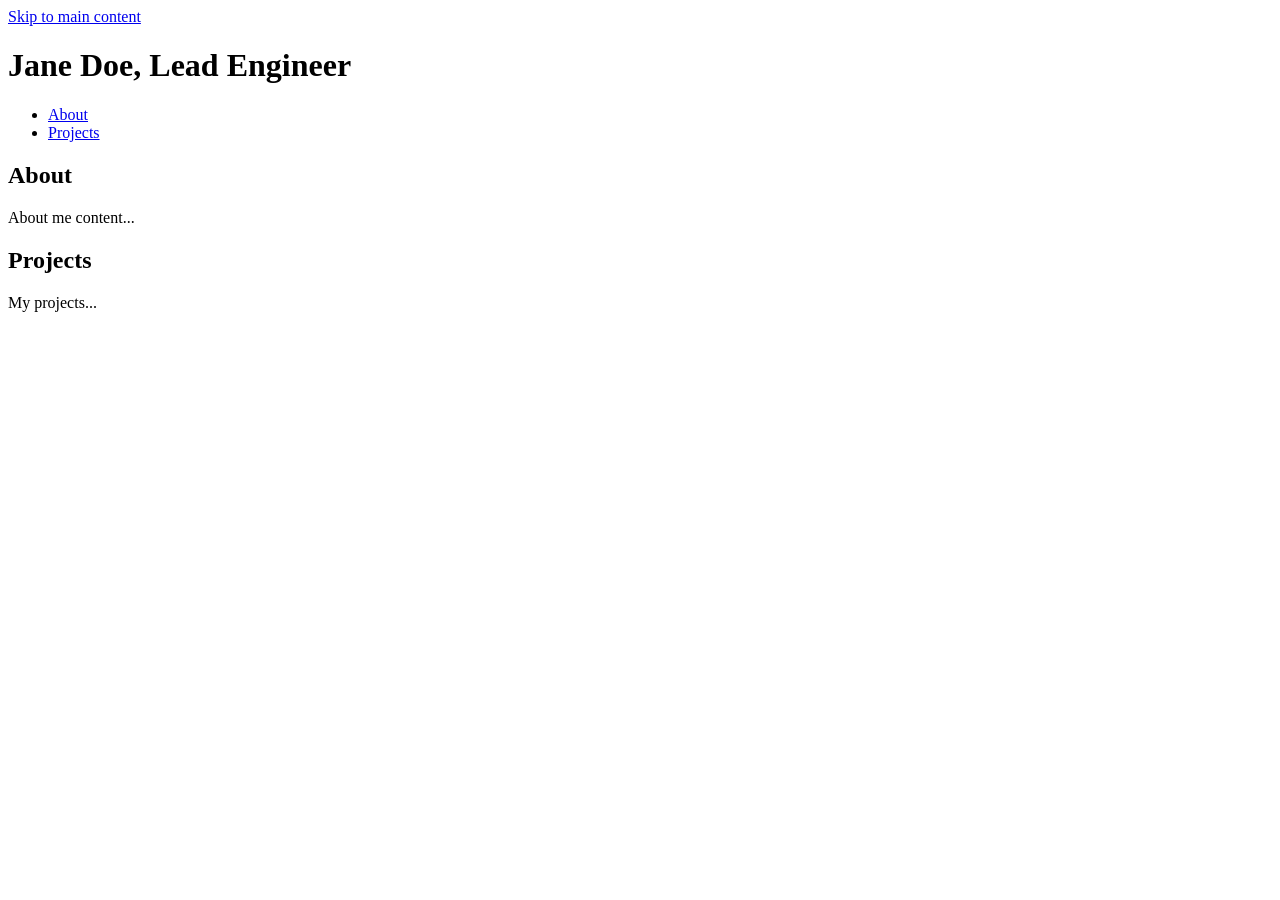
<file: index.html>
<!DOCTYPE html>
<html lang="en">

<head>
    <meta charset="UTF-8">
    <meta name="viewport" content="width=device-width, initial-scale=1.0">
    <title>Portfolio</title>
</head>

<body>

    <a href="#main-content" class="skip-link">
        Skip to main content
    </a>

    <header role="banner">
        <h1>Jane Doe, Lead Engineer</h1>
    </header>

    <nav role="navigation" aria-label="Primary">
        <ul>
            <li>
                <a href="#about">About</a>
            </li>

            <li>
                <a href="#projects">Projects</a>
            </li>
        </ul>
    </nav>

    <main id="main-content" role="main">

        <section id="about">
            <h2>About</h2>
            <p>About me content...</p>
        </section>

        <section id="projects">
            <h2>Projects</h2>
            <p>My projects...</p>
        </section>

    </main>

</body>

</html>
</file>
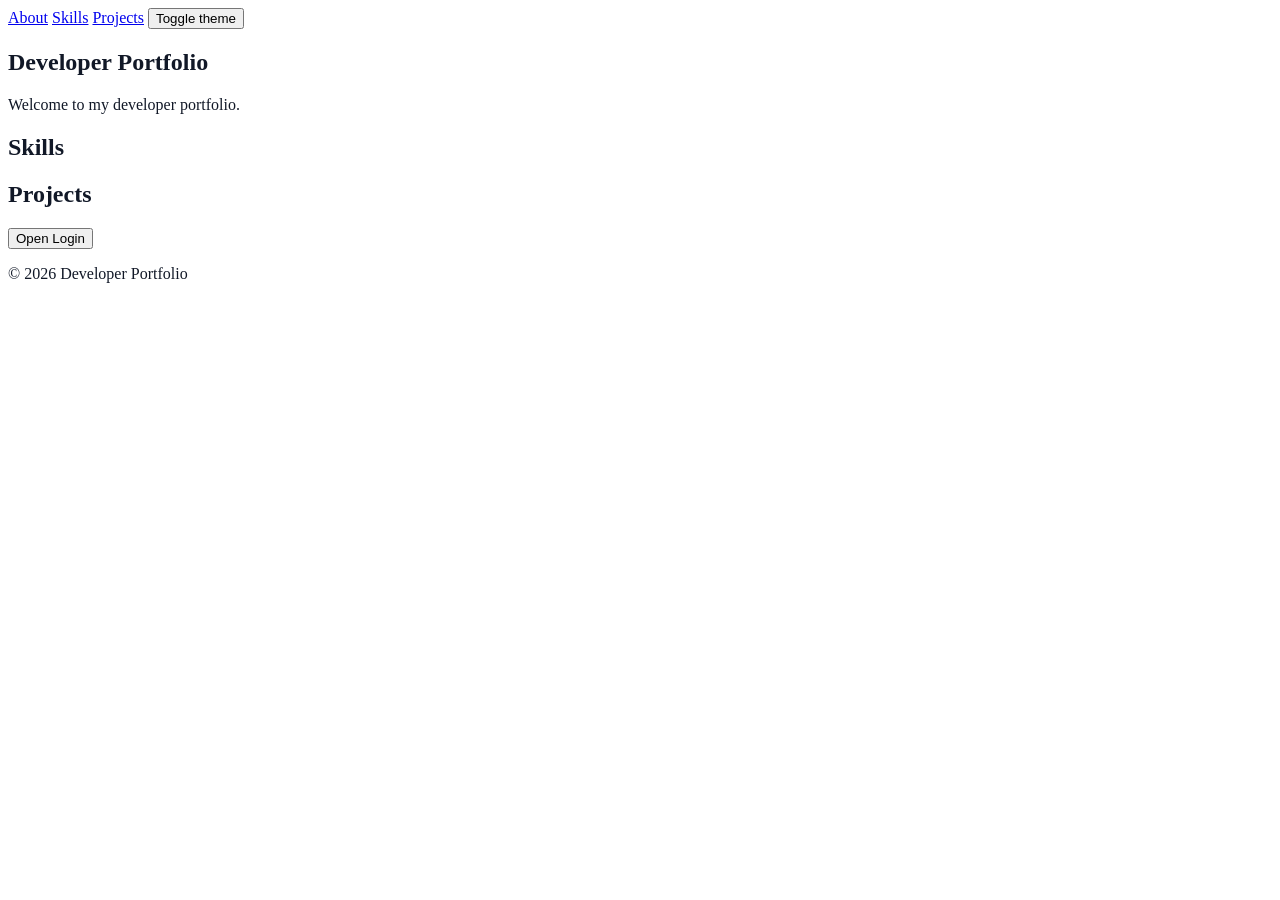
<file: HW1/index.html>
<!doctype html>
<html lang="en">
  <head>
    <meta charset="UTF-8" />
    <meta name="viewport" content="width=device-width, initial-scale=1.0" />
    <meta
      http-equiv="Content-Security-Policy"
      content="
      default-src 'none';
      script-src 'self';
      style-src 'self';
      img-src 'self';
      font-src 'self';
      connect-src 'self';
      object-src 'none';
      base-uri 'none';
      form-action 'self';
    "
    />
    <title>Developer Portfolio</title>
    <link rel="stylesheet" href="style.css" />

    <script src="./js/main.js" defer></script>
  </head>

  <body>
    <header>
      <nav aria-label="Main navigation">
        <a href="#about">About</a>
        <a href="#skills">Skills</a>
        <a href="#projects">Projects</a>

        <button type="button" id="theme-toggle">Toggle theme</button>
      </nav>
    </header>

    <main>
      <section id="about">
        <h1>Developer Portfolio</h1>
        <p>Welcome to my developer portfolio.</p>
      </section>

      <section id="skills">
        <h2>Skills</h2>
      </section>

      <section id="projects">
        <h2>Projects</h2>
      </section>

      <button type="button" id="openModal" aria-haspopup="dialog">
        Open Login
      </button>

      <dialog id="loginModal" aria-labelledby="loginTitle">
        <h2 id="loginTitle">Login</h2>

        <label for="username">Username</label>
        <input
          id="username"
          name="username"
          type="text"
          autocomplete="username"
          autofocus
        />

        <button type="button" id="closeModal">Close</button>
      </dialog>
    </main>

    <footer>
      <p>© 2026 Developer Portfolio</p>
    </footer>
  </body>
</html>
</file>
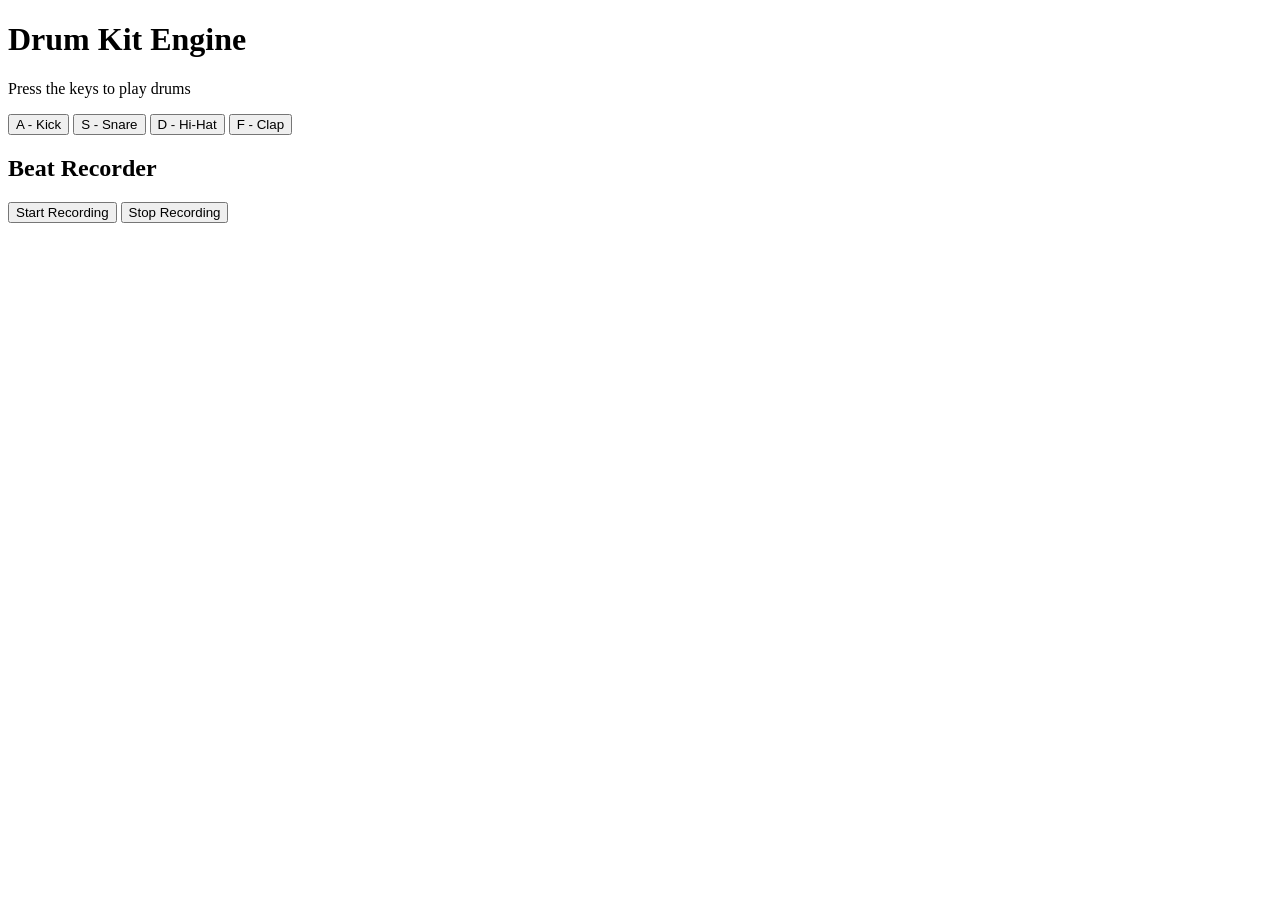
<file: Lab1/HW2/index.html>
<!doctype html>
<html lang="en">
  <head>
    <meta charset="UTF-8" />
    <meta name="viewport" content="width=device-width, initial-scale=1.0" />
    <title>Drum Kit Engine</title>
  </head>

  <body>
    <main>
      <h1>Drum Kit Engine</h1>
      <p>Press the keys to play drums</p>

      <section class="drum-kit" aria-label="Drum pads">
        <button type="button" data-key="a" data-sound="kick">A - Kick</button>

        <button type="button" data-key="s" data-sound="snare">S - Snare</button>

        <button type="button" data-key="d" data-sound="hihat">
          D - Hi-Hat
        </button>

        <button type="button" data-key="f" data-sound="clap">F - Clap</button>
      </section>

      <section aria-label="Beat recorder">
        <h2>Beat Recorder</h2>

        <button type="button" id="startRecording">Start Recording</button>

        <button type="button" id="stopRecording">Stop Recording</button>
      </section>
    </main>

    <script type="module" src="./main.js"></script>
  </body>
</html>
</file>
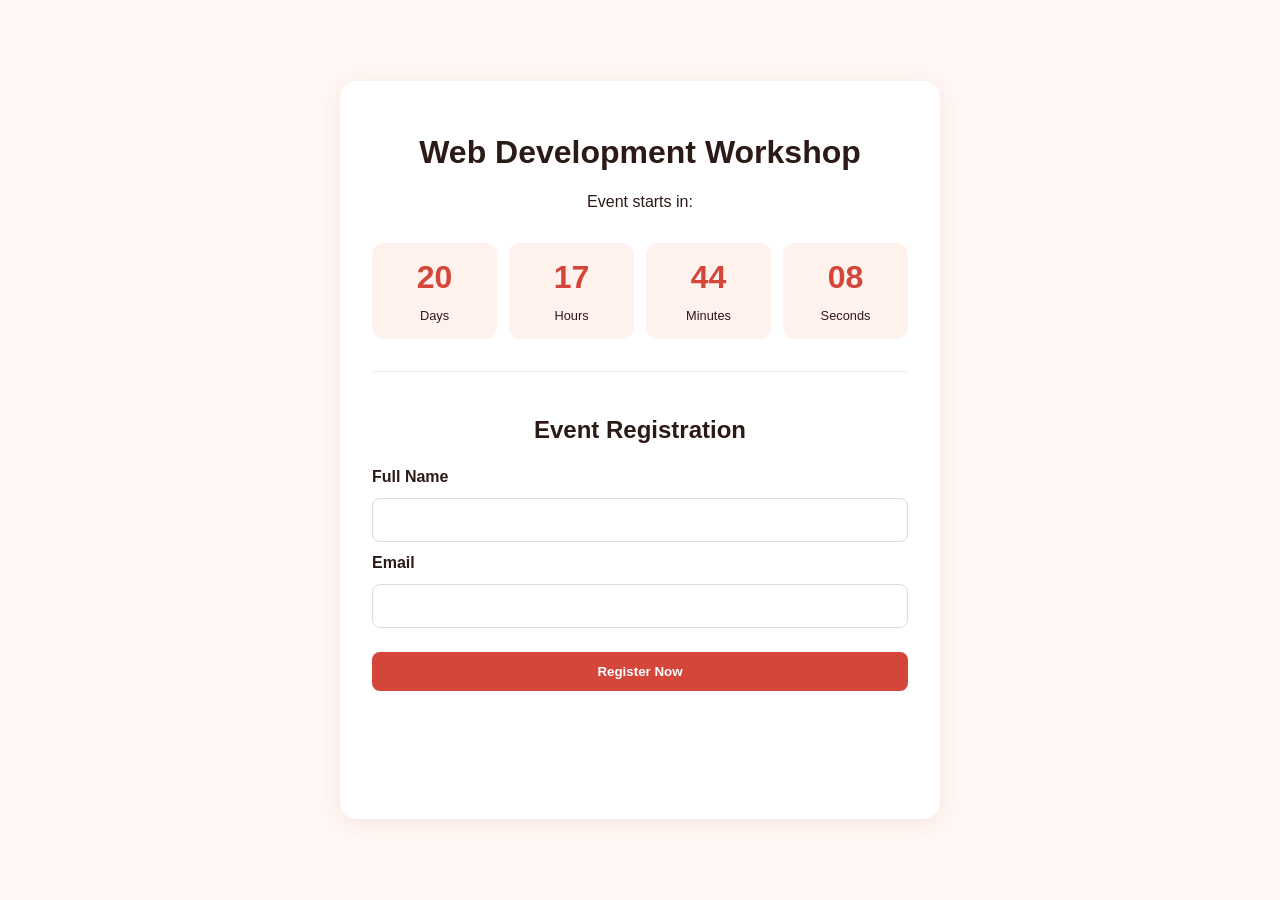
<file: Lab1/HW3/index.html>
<!doctype html>
<html lang="en">
  <head>
    <meta charset="UTF-8" />
    <meta name="viewport" content="width=device-width, initial-scale=1.0" />
    <title>Event Countdown</title>
    <link rel="stylesheet" href="style.css" />
    <script src="script.js" defer></script>
  </head>
  <body>
    <main class="container">
      <h1>Web Development Workshop</h1>
      <p>Event starts in:</p>

      <section class="countdown" aria-label="Time remaining">
        <div class="time-box">
          <span id="days">00</span>
          <p>Days</p>
        </div>

        <div class="time-box">
          <span id="hours">00</span>
          <p>Hours</p>
        </div>

        <div class="time-box">
          <span id="minutes">00</span>
          <p>Minutes</p>
        </div>

        <div class="time-box">
          <span id="seconds">00</span>
          <p>Seconds</p>
        </div>
      </section>

      <section class="registration">
        <h2>Event Registration</h2>

        <form id="registration-form">
          <label for="full-name">Full Name</label>
          <input id="full-name" type="text" name="fullName" required />

          <label for="email">Email</label>
          <input id="email" type="email" name="email" required />

          <button id="submit-btn" type="submit">Register Now</button>
        </form>

        <p id="form-message" role="status" aria-live="polite"></p>
      </section>

      <p id="form-message" role="status" aria-live="polite"></p>

      <p id="welcome-message"></p>
    </main>
  </body>
</html>
</file>
<file: HW1/style.css>
body {
  background: #ffffff;
  color: #111827;
}

/* Visible keyboard focus */
:focus-visible {
  outline: 3px solid #2563eb;
  outline-offset: 3px;
}

/* Modal */
#loginModal {
  border: none;
  border-radius: 12px;
  padding: 24px;
  max-width: 400px;
  width: calc(100% - 32px);
}

/* Dark overlay behind modal */
#loginModal::backdrop {
  background: rgba(0, 0, 0, 0.6);
}
</file>
<file: Lab1/HW3/style.css>
* {
  box-sizing: border-box;
}

body {
  margin: 0;
  min-height: 100vh;
  display: grid;
  place-items: center;
  background: #fff8f5;
  font-family: Arial, sans-serif;
  color: #2c1a17;
}

.container {
  width: min(600px, calc(100% - 32px));
  padding: 32px;
  text-align: center;
  background: white;
  border-radius: 16px;
  box-shadow: 0 4px 24px rgba(180, 60, 50, 0.1);
}

.countdown {
  display: grid;
  grid-template-columns: repeat(4, minmax(0, 1fr));
  gap: 12px;
  margin: 32px 0;
}

.time-box {
  min-width: 0;
  padding: 16px 4px;
  border-radius: 12px;
  background: #fff1ec;
}

.time-box span {
  display: block;
  font-size: clamp(1.2rem, 5vw, 2rem);
  font-weight: bold;
  color: #d4453a;
}

.time-box p {
  margin-bottom: 0;
  font-size: 0.8rem;
}

#event-status {
  font-weight: bold;
  color: #4a8c52;
}

.registration {
  margin-top: 32px;
  padding-top: 24px;
  border-top: 1px solid #eee;
}

.registration h2 {
  margin-bottom: 24px;
}

#registration-form {
  display: flex;
  flex-direction: column;
  gap: 12px;
  text-align: left;
}

#registration-form label {
  font-weight: 600;
}

#registration-form input {
  padding: 12px;
  border: 1px solid #ddd;
  border-radius: 8px;
  font-size: 16px;
}

#submit-btn {
  margin-top: 12px;
  padding: 12px;
  border: none;
  border-radius: 8px;
  background: #d4453a;
  color: white;
  font-weight: 600;
  cursor: pointer;
}

#submit-btn:disabled {
  background: #aaa;
  cursor: not-allowed;
}

#form-message {
  min-height: 24px;
  margin-top: 16px;
}
</file>
